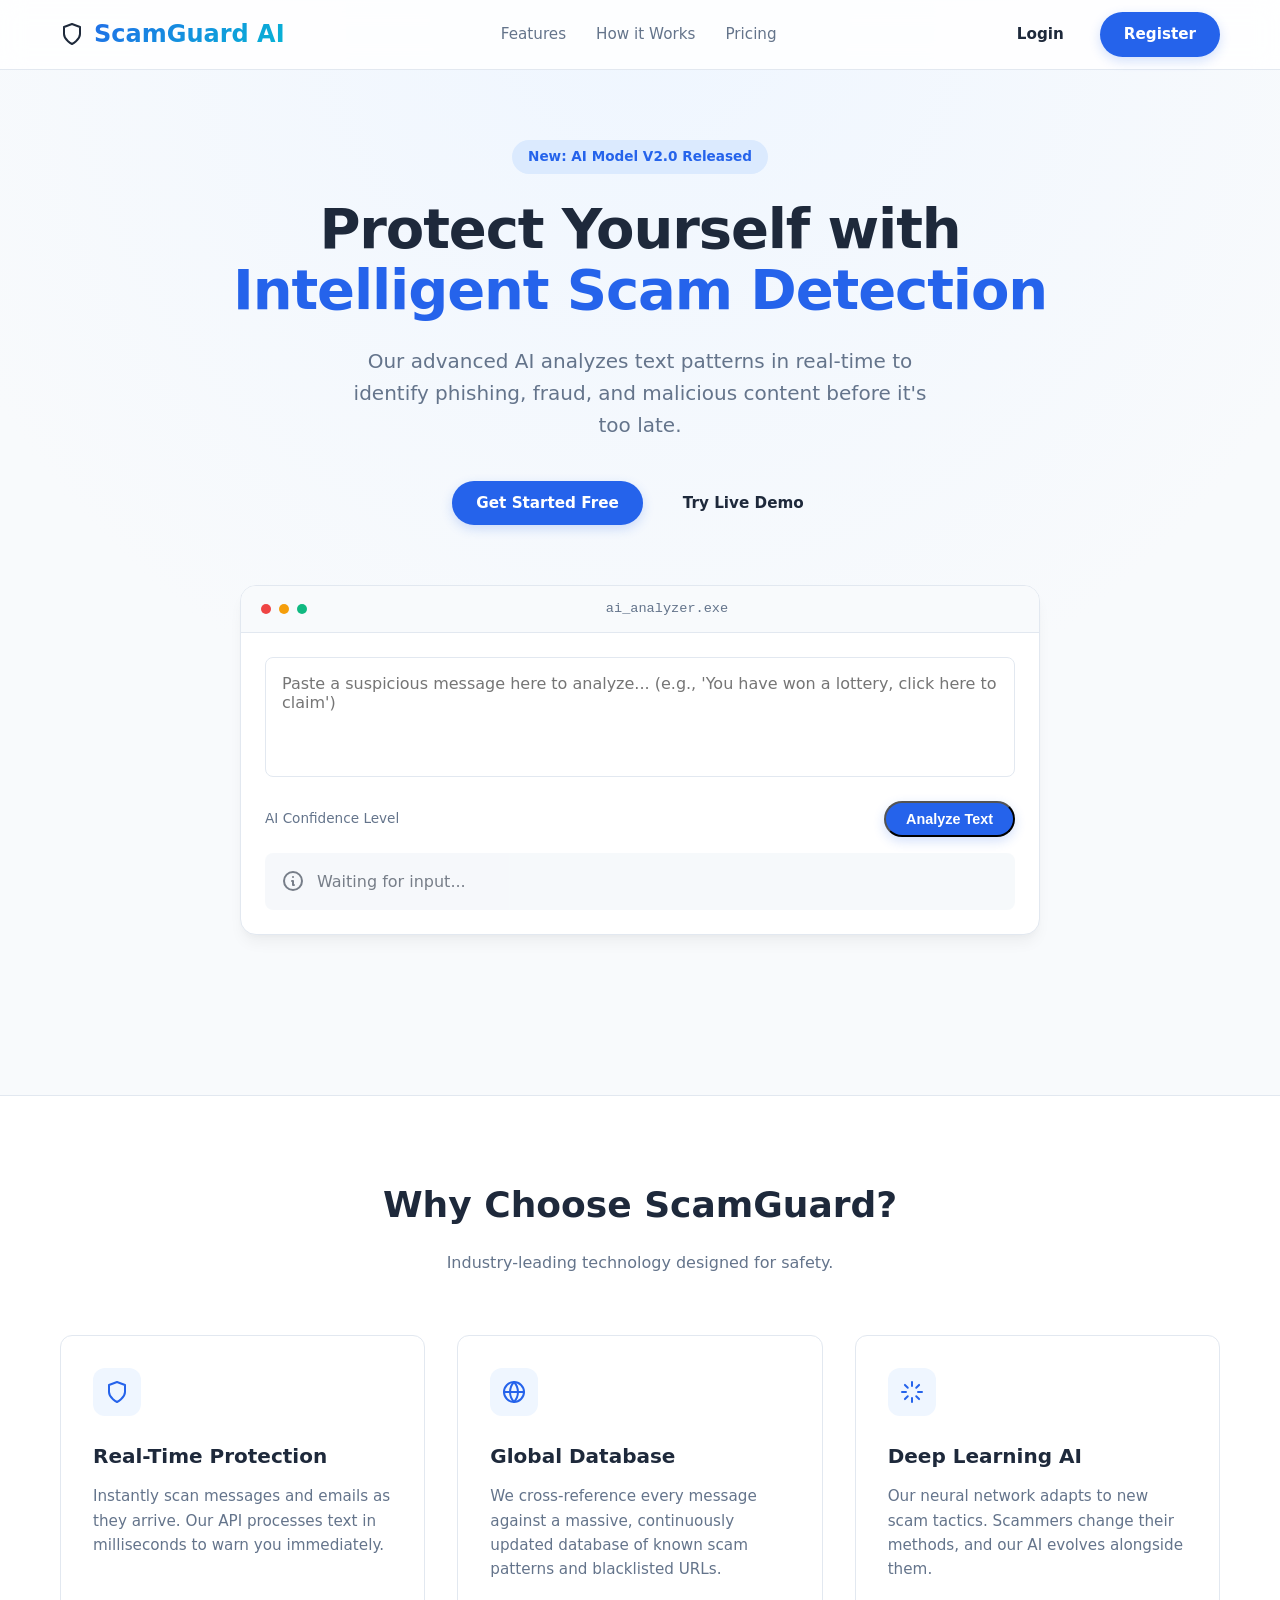
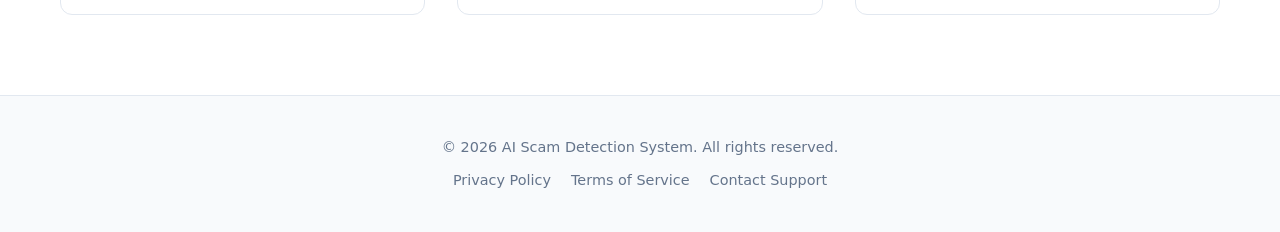
<file: home.html>
<!DOCTYPE html>
<html lang="en">
<head>
    <meta charset="UTF-8">
    <meta name="viewport" content="width=device-width, initial-scale=1.0">
    <title>Home - AI Scam Detection</title>
    <meta name="description" content="Advanced AI-powered scam detection system to keep your communications safe.">
    
    <style>
        /* --- CSS VARIABLES & RESET --- */
        :root {
            --primary: #2563eb;       /* Royal Blue */
            --primary-dark: #1e40af;
            --accent: #06b6d4;        /* Cyan */
            --text-main: #1e293b;     /* Slate 800 */
            --text-muted: #64748b;    /* Slate 500 */
            --bg-body: #f8fafc;       /* Very Light Slate */
            --bg-white: #ffffff;
            --border: #e2e8f0;
            --shadow-sm: 0 1px 3px rgba(0,0,0,0.05);
            --shadow-md: 0 4px 6px -1px rgba(0,0,0,0.05), 0 2px 4px -1px rgba(0,0,0,0.03);
            --shadow-lg: 0 10px 15px -3px rgba(0,0,0,0.05), 0 4px 6px -2px rgba(0,0,0,0.025);
            --radius: 12px;
            --font-family: 'Inter', system-ui, -apple-system, sans-serif;
            --max-width: 1200px;
        }

        * {
            margin: 0;
            padding: 0;
            box-sizing: border-box;
        }

        html {
            scroll-behavior: smooth;
        }

        body {
            font-family: var(--font-family);
            background-color: var(--bg-body);
            color: var(--text-main);
            line-height: 1.6;
            -webkit-font-smoothing: antialiased;
        }

        a {
            text-decoration: none;
            color: inherit;
            transition: all 0.2s ease;
        }

        ul {
            list-style: none;
        }

        /* --- NAVIGATION --- */
        .navbar {
            position: fixed;
            top: 0;
            left: 0;
            width: 100%;
            height: 70px;
            background: rgba(255, 255, 255, 0.85);
            backdrop-filter: blur(12px);
            -webkit-backdrop-filter: blur(12px);
            border-bottom: 1px solid var(--border);
            z-index: 1000;
            display: flex;
            align-items: center;
        }

        .nav-container {
            width: 100%;
            max-width: var(--max-width);
            margin: 0 auto;
            padding: 0 20px;
            display: flex;
            justify-content: space-between;
            align-items: center;
        }

        .logo {
            font-size: 1.5rem;
            font-weight: 700;
            background: linear-gradient(135deg, var(--primary), var(--accent));
            -webkit-background-clip: text;
            -webkit-text-fill-color: transparent;
            display: flex;
            align-items: center;
            gap: 10px;
        }

        .nav-links {
            display: flex;
            gap: 30px;
            align-items: center;
        }

        .nav-links a {
            font-weight: 500;
            color: var(--text-muted);
            font-size: 0.95rem;
        }

        .nav-links a:hover {
            color: var(--primary);
        }

        .auth-buttons {
            display: flex;
            gap: 12px;
        }

        .btn {
            display: inline-flex;
            align-items: center;
            justify-content: center;
            padding: 10px 24px;
            border-radius: 50px;
            font-weight: 600;
            font-size: 0.95rem;
            cursor: pointer;
            transition: all 0.3s cubic-bezier(0.4, 0, 0.2, 1);
        }

        .btn-ghost {
            color: var(--text-main);
            background: transparent;
        }

        .btn-ghost:hover {
            background: #f1f5f9;
        }

        .btn-primary {
            background: var(--primary);
            color: white;
            box-shadow: 0 4px 12px rgba(37, 99, 235, 0.2);
        }

        .btn-primary:hover {
            background: var(--primary-dark);
            transform: translateY(-1px);
            box-shadow: 0 6px 16px rgba(37, 99, 235, 0.3);
        }

        /* --- HERO SECTION --- */
        .hero {
            padding-top: 140px; /* Account for fixed nav */
            padding-bottom: 80px;
            text-align: center;
            background: radial-gradient(circle at 50% 0%, #eff6ff 0%, #f8fafc 60%);
        }

        .container {
            max-width: var(--max-width);
            margin: 0 auto;
            padding: 0 20px;
        }

        .badge {
            display: inline-block;
            padding: 6px 16px;
            background: #dbeafe;
            color: var(--primary);
            border-radius: 50px;
            font-size: 0.85rem;
            font-weight: 600;
            margin-bottom: 24px;
        }

        .hero h1 {
            font-size: 3.5rem;
            font-weight: 800;
            line-height: 1.1;
            letter-spacing: -0.02em;
            margin-bottom: 24px;
            color: var(--text-main);
        }

        .hero h1 span {
            color: var(--primary);
        }

        .hero p {
            font-size: 1.25rem;
            color: var(--text-muted);
            max-width: 600px;
            margin: 0 auto 40px;
        }

        .hero-actions {
            display: flex;
            gap: 16px;
            justify-content: center;
            margin-bottom: 60px;
        }

        /* --- DEMO PREVIEW SECTION --- */
        .demo-section {
            margin-bottom: 80px;
        }

        .demo-interface {
            background: var(--bg-white);
            border-radius: 16px;
            box-shadow: var(--shadow-lg);
            border: 1px solid var(--border);
            overflow: hidden;
            max-width: 800px;
            margin: 0 auto;
            display: flex;
            flex-direction: column;
        }

        .demo-header {
            background: #f8fafc;
            padding: 12px 20px;
            border-bottom: 1px solid var(--border);
            display: flex;
            align-items: center;
            gap: 8px;
        }

        .dot {
            width: 10px;
            height: 10px;
            border-radius: 50%;
        }
        .dot.red { background: #ef4444; }
        .dot.yellow { background: #f59e0b; }
        .dot.green { background: #10b981; }

        .demo-title {
            font-size: 0.85rem;
            color: var(--text-muted);
            font-family: monospace;
            margin-left: auto;
            margin-right: auto;
        }

        .demo-body {
            padding: 24px;
        }

        textarea {
            width: 100%;
            height: 120px;
            padding: 16px;
            border: 1px solid var(--border);
            border-radius: 8px;
            font-family: inherit;
            font-size: 1rem;
            resize: none;
            outline: none;
            margin-bottom: 16px;
            transition: border-color 0.2s;
        }

        textarea:focus {
            border-color: var(--primary);
            box-shadow: 0 0 0 3px rgba(37, 99, 235, 0.1);
        }

        .result-box {
            padding: 16px;
            border-radius: 8px;
            background: #f1f5f9;
            display: flex;
            align-items: center;
            gap: 12px;
            opacity: 0.6;
            transition: all 0.3s;
        }

        .result-box.active {
            opacity: 1;
        }

        .result-box.safe { background: #dcfce7; color: #166534; border: 1px solid #bbf7d0; }
        .result-box.danger { background: #fee2e2; color: #991b1b; border: 1px solid #fecaca; }
        
        .result-icon {
            width: 24px;
            height: 24px;
            flex-shrink: 0;
        }

        /* --- FEATURES GRID --- */
        .features {
            padding: 80px 0;
            background: var(--bg-white);
            border-top: 1px solid var(--border);
        }

        .section-header {
            text-align: center;
            margin-bottom: 60px;
        }

        .section-header h2 {
            font-size: 2.25rem;
            font-weight: 700;
            margin-bottom: 16px;
        }

        .grid {
            display: grid;
            grid-template-columns: repeat(auto-fit, minmax(300px, 1fr));
            gap: 32px;
        }

        .card {
            padding: 32px;
            border-radius: var(--radius);
            background: var(--bg-white);
            border: 1px solid var(--border);
            transition: all 0.3s ease;
        }

        .card:hover {
            transform: translateY(-5px);
            box-shadow: var(--shadow-md);
            border-color: var(--primary);
        }

        .icon-box {
            width: 48px;
            height: 48px;
            background: #eff6ff;
            color: var(--primary);
            border-radius: 12px;
            display: flex;
            align-items: center;
            justify-content: center;
            margin-bottom: 24px;
        }

        .card h3 {
            font-size: 1.25rem;
            margin-bottom: 12px;
            font-weight: 600;
        }

        .card p {
            color: var(--text-muted);
            font-size: 0.95rem;
        }

        /* --- FOOTER --- */
        footer {
            padding: 40px 0;
            text-align: center;
            color: var(--text-muted);
            font-size: 0.9rem;
            border-top: 1px solid var(--border);
        }

        /* --- RESPONSIVE --- */
        @media (max-width: 768px) {
            .hero h1 { font-size: 2.5rem; }
            .nav-links { display: none; } /* Simplified for mobile demo */
            .hero-actions { flex-direction: column; }
            .btn { width: 100%; }
        }
    </style>
</head>
<body>

    <!-- NAVIGATION -->
    <nav class="navbar">
        <div class="nav-container">
            <a href="#" class="logo">
                <svg width="24" height="24" viewBox="0 0 24 24" fill="none" stroke="currentColor" stroke-width="2" stroke-linecap="round" stroke-linejoin="round">
                    <path d="M12 22s8-4 8-10V5l-8-3-8 3v7c0 6 8 10 8 10z"></path>
                </svg>
                ScamGuard AI
            </a>
            
            <div class="nav-links">
                <a href="#features">Features</a>
                <a href="#how-it-works">How it Works</a>
                <a href="#pricing">Pricing</a>
            </div>

            <div class="auth-buttons">
                <!-- Assuming Flask routes as per user snippet -->
                <a href="/login" class="btn btn-ghost">Login</a>
                <a href="/register" class="btn btn-primary">Register</a>
            </div>
        </div>
    </nav>

    <!-- HERO SECTION -->
    <header class="hero">
        <div class="container">
            <span class="badge">New: AI Model V2.0 Released</span>
            <h1>Protect Yourself with<br><span>Intelligent Scam Detection</span></h1>
            <p>Our advanced AI analyzes text patterns in real-time to identify phishing, fraud, and malicious content before it's too late.</p>
            
            <div class="hero-actions">
                <a href="/register" class="btn btn-primary">Get Started Free</a>
                <a href="#demo" class="btn btn-ghost">Try Live Demo</a>
            </div>

            <!-- LIVE DEMO WIDGET -->
            <div class="demo-section" id="demo">
                <div class="demo-interface">
                    <div class="demo-header">
                        <div class="dot red"></div>
                        <div class="dot yellow"></div>
                        <div class="dot green"></div>
                        <span class="demo-title">ai_analyzer.exe</span>
                    </div>
                    <div class="demo-body">
                        <textarea id="scanInput" placeholder="Paste a suspicious message here to analyze... (e.g., 'You have won a lottery, click here to claim')"></textarea>
                        
                        <div style="display: flex; justify-content: space-between; align-items: center; margin-bottom: 16px;">
                            <span style="font-size: 0.85rem; color: var(--text-muted);">AI Confidence Level</span>
                            <button class="btn btn-primary" style="padding: 8px 20px; font-size: 0.9rem;" onclick="analyzeText()">Analyze Text</button>
                        </div>

                        <div id="resultBox" class="result-box">
                            <svg class="result-icon" fill="none" stroke="currentColor" viewBox="0 0 24 24"><path stroke-linecap="round" stroke-linejoin="round" stroke-width="2" d="M13 16h-1v-4h-1m1-4h.01M21 12a9 9 0 11-18 0 9 9 0 0118 0z"></path></svg>
                            <span id="resultText">Waiting for input...</span>
                        </div>
                    </div>
                </div>
            </div>
        </div>
    </header>

    <!-- FEATURES SECTION -->
    <section class="features" id="features">
        <div class="container">
            <div class="section-header">
                <h2>Why Choose ScamGuard?</h2>
                <p style="color: var(--text-muted);">Industry-leading technology designed for safety.</p>
            </div>

            <div class="grid">
                <!-- Feature 1 -->
                <div class="card">
                    <div class="icon-box">
                        <svg width="24" height="24" viewBox="0 0 24 24" fill="none" stroke="currentColor" stroke-width="2" stroke-linecap="round" stroke-linejoin="round"><path d="M12 22s8-4 8-10V5l-8-3-8 3v7c0 6 8 10 8 10z"></path></svg>
                    </div>
                    <h3>Real-Time Protection</h3>
                    <p>Instantly scan messages and emails as they arrive. Our API processes text in milliseconds to warn you immediately.</p>
                </div>

                <!-- Feature 2 -->
                <div class="card">
                    <div class="icon-box">
                        <svg width="24" height="24" viewBox="0 0 24 24" fill="none" stroke="currentColor" stroke-width="2" stroke-linecap="round" stroke-linejoin="round"><circle cx="12" cy="12" r="10"></circle><line x1="2" y1="12" x2="22" y2="12"></line><path d="M12 2a15.3 15.3 0 0 1 4 10 15.3 15.3 0 0 1-4 10 15.3 15.3 0 0 1-4-10 15.3 15.3 0 0 1 4-10z"></path></svg>
                    </div>
                    <h3>Global Database</h3>
                    <p>We cross-reference every message against a massive, continuously updated database of known scam patterns and blacklisted URLs.</p>
                </div>

                <!-- Feature 3 -->
                <div class="card">
                    <div class="icon-box">
                        <svg width="24" height="24" viewBox="0 0 24 24" fill="none" stroke="currentColor" stroke-width="2" stroke-linecap="round" stroke-linejoin="round"><path d="M12 2v4M12 18v4M4.93 4.93l2.83 2.83M16.24 16.24l2.83 2.83M2 12h4M18 12h4M4.93 19.07l2.83-2.83M16.24 7.76l2.83-2.83"></path></svg>
                    </div>
                    <h3>Deep Learning AI</h3>
                    <p>Our neural network adapts to new scam tactics. Scammers change their methods, and our AI evolves alongside them.</p>
                </div>
            </div>
        </div>
    </section>

    <!-- FOOTER -->
    <footer>
        <div class="container">
            <p>&copy; 2026 AI Scam Detection System. All rights reserved.</p>
            <div style="margin-top: 10px; display: flex; gap: 20px; justify-content: center;">
                <a href="#">Privacy Policy</a>
                <a href="#">Terms of Service</a>
                <a href="#">Contact Support</a>
            </div>
        </div>
    </footer>

    <!-- INTERACTIVE SCRIPT (For Showcase Purposes) -->
    <script>
        function analyzeText() {
            const input = document.getElementById('scanInput').value.toLowerCase();
            const resultBox = document.getElementById('resultBox');
            const resultText = document.getElementById('resultText');
            const btn = document.querySelector('.demo-body .btn-primary');

            if(!input.trim()) {
                resultBox.className = 'result-box';
                resultText.textContent = "Please enter text to analyze.";
                return;
            }

            // Simulate loading state
            const originalBtnText = btn.textContent;
            btn.textContent = "Scanning...";
            btn.disabled = true;
            resultBox.className = 'result-box';
            resultText.textContent = "Analyzing semantic patterns...";

            setTimeout(() => {
                btn.textContent = originalBtnText;
                btn.disabled = false;
                resultBox.classList.add('active');

                // Simple heuristic for the demo
                const scamKeywords = ['won', 'lottery', 'prize', 'click here', 'verify', 'account', 'suspended', 'urgent', 'bitcoin', 'crypto', 'bank', 'password'];
                const foundScam = scamKeywords.some(keyword => input.includes(keyword));

                if (foundScam) {
                    resultBox.className = 'result-box danger active';
                    resultBox.innerHTML = `
                        <svg class="result-icon" fill="none" stroke="currentColor" viewBox="0 0 24 24"><path stroke-linecap="round" stroke-linejoin="round" stroke-width="2" d="M12 9v2m0 4h.01m-6.938 4h13.856c1.54 0 2.502-1.667 1.732-3L13.732 4c-.77-1.333-2.694-1.333-3.464 0L3.34 16c-.77 1.333.192 3 1.732 3z"></path></svg>
                        <span><strong>Warning:</strong> This text contains scam indicators.</span>
                    `;
                } else {
                    resultBox.className = 'result-box safe active';
                    resultBox.innerHTML = `
                        <svg class="result-icon" fill="none" stroke="currentColor" viewBox="0 0 24 24"><path stroke-linecap="round" stroke-linejoin="round" stroke-width="2" d="M9 12l2 2 4-4m6 2a9 9 0 11-18 0 9 9 0 0118 0z"></path></svg>
                        <span><strong>Safety Check:</strong> No immediate threats detected.</span>
                    `;
                }
            }, 1000);
        }
    </script>
</body>
</html>
</file>
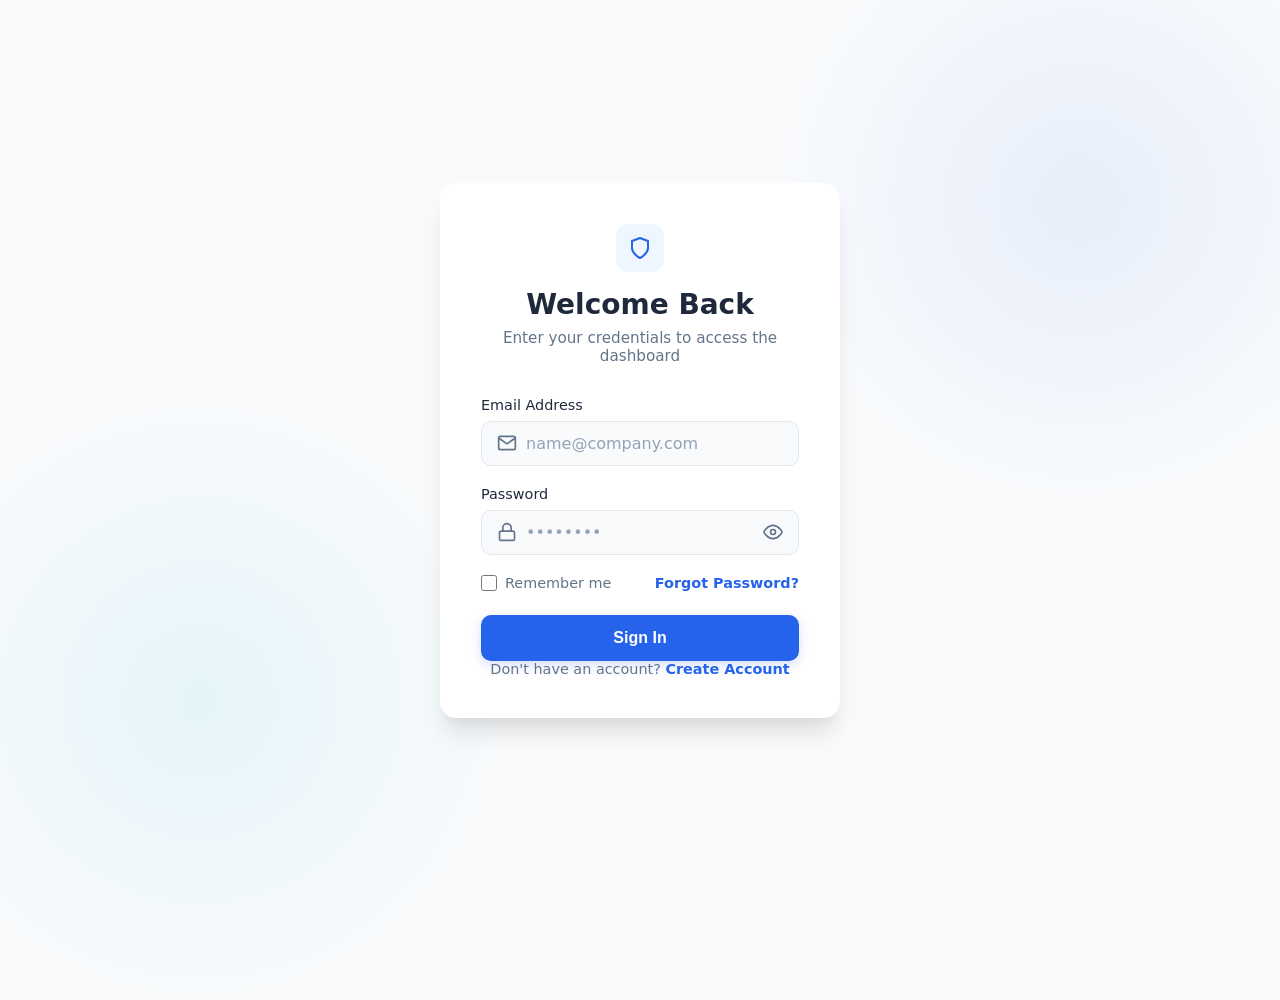
<file: login.html>
<!DOCTYPE html>
<html lang="en">
<head>
    <meta charset="UTF-8">
    <meta name="viewport" content="width=device-width, initial-scale=1.0">
    <title>Login - AI Scam Detection</title>
    
    <!-- Keeping your Flask link, but commenting it out so the internal CSS takes precedence for preview -->
    <!-- <link rel="stylesheet" href="{{ url_for('static', filename='style.css') }}"> -->
    
    <style>
        /* --- CSS VARIABLES & RESET --- */
        :root {
            --primary: #2563eb;       /* Royal Blue */
            --primary-hover: #1d4ed8;
            --text-main: #1e293b;     /* Slate 800 */
            --text-muted: #64748b;    /* Slate 500 */
            --bg-body: #f8fafc;       /* Very Light Slate */
            --bg-white: #ffffff;
            --border: #e2e8f0;
            --input-bg: #f8fafc;
            --shadow-sm: 0 1px 2px 0 rgba(0, 0, 0, 0.05);
            --shadow-xl: 0 20px 25px -5px rgba(0, 0, 0, 0.1), 0 10px 10px -5px rgba(0, 0, 0, 0.04);
            --radius: 16px;
            --font-family: 'Inter', system-ui, -apple-system, sans-serif;
            --transition: all 0.2s ease;
        }

        * {
            margin: 0;
            padding: 0;
            box-sizing: border-box;
        }

        body {
            font-family: var(--font-family);
            background-color: var(--bg-body);
            color: var(--text-main);
            min-height: 100vh;
            display: flex;
            align-items: center;
            justify-content: center;
            position: relative;
            overflow-x: hidden;
        }

        /* --- BACKGROUND DECORATION --- */
        .bg-decoration {
            position: absolute;
            width: 600px;
            height: 600px;
            background: radial-gradient(circle, rgba(37,99,235,0.08) 0%, rgba(255,255,255,0) 70%);
            top: -100px;
            right: -100px;
            z-index: 0;
            pointer-events: none;
        }

        .bg-decoration.bottom {
            top: auto;
            bottom: -100px;
            right: auto;
            left: -100px;
            background: radial-gradient(circle, rgba(6,182,212,0.08) 0%, rgba(255,255,255,0) 70%);
        }

        /* --- LOGIN CARD --- */
        .login-wrapper {
            width: 100%;
            max-width: 440px;
            padding: 20px;
            z-index: 1;
        }

        .login-card {
            background: var(--bg-white);
            border-radius: var(--radius);
            box-shadow: var(--shadow-xl);
            padding: 40px;
            border: 1px solid white;
        }

        .header {
            text-align: center;
            margin-bottom: 32px;
        }

        .logo {
            display: inline-flex;
            align-items: center;
            justify-content: center;
            width: 48px;
            height: 48px;
            background: #eff6ff;
            color: var(--primary);
            border-radius: 12px;
            margin-bottom: 16px;
        }

        .header h2 {
            font-size: 1.75rem;
            font-weight: 700;
            margin-bottom: 8px;
            color: var(--text-main);
        }

        .header p {
            color: var(--text-muted);
            font-size: 0.95rem;
        }

        /* --- FORM ELEMENTS --- */
        .form-group {
            margin-bottom: 20px;
        }

        .label {
            display: block;
            font-size: 0.9rem;
            font-weight: 500;
            margin-bottom: 8px;
            color: var(--text-main);
        }

        .input-wrapper {
            position: relative;
        }

        .input-icon {
            position: absolute;
            left: 16px;
            top: 50%;
            transform: translateY(-50%);
            color: var(--text-muted);
            width: 20px;
            height: 20px;
            pointer-events: none;
        }

        .input-field {
            width: 100%;
            padding: 12px 16px 12px 44px; /* Left padding for icon */
            font-size: 1rem;
            border: 1px solid var(--border);
            border-radius: 10px;
            background-color: var(--input-bg);
            transition: var(--transition);
            font-family: inherit;
            outline: none;
            color: var(--text-main);
        }

        .input-field::placeholder {
            color: #94a3b8;
        }

        .input-field:focus {
            background-color: #fff;
            border-color: var(--primary);
            box-shadow: 0 0 0 3px rgba(37, 99, 235, 0.1);
        }

        /* Password Toggle */
        .toggle-password {
            position: absolute;
            right: 16px;
            top: 50%;
            transform: translateY(-50%);
            color: var(--text-muted);
            cursor: pointer;
            background: none;
            border: none;
            padding: 0;
            display: flex;
            align-items: center;
        }

        .toggle-password:hover {
            color: var(--text-main);
        }

        /* Actions Row */
        .form-actions {
            display: flex;
            justify-content: space-between;
            align-items: center;
            margin-bottom: 24px;
            font-size: 0.9rem;
        }

        .checkbox-wrapper {
            display: flex;
            align-items: center;
            gap: 8px;
            cursor: pointer;
            color: var(--text-muted);
        }

        .checkbox-wrapper input {
            accent-color: var(--primary);
            width: 16px;
            height: 16px;
        }

        .forgot-link {
            color: var(--primary);
            font-weight: 600;
            text-decoration: none;
        }

        .forgot-link:hover {
            text-decoration: underline;
        }

        /* Buttons */
        .btn {
            width: 100%;
            padding: 14px;
            border: none;
            border-radius: 10px;
            font-size: 1rem;
            font-weight: 600;
            cursor: pointer;
            transition: var(--transition);
            display: flex;
            align-items: center;
            justify-content: center;
            gap: 8px;
        }

        .btn-primary {
            background-color: var(--primary);
            color: white;
            box-shadow: 0 4px 12px rgba(37, 99, 235, 0.2);
        }

        .btn-primary:hover {
            background-color: var(--primary-hover);
            transform: translateY(-1px);
            box-shadow: 0 6px 16px rgba(37, 99, 235, 0.3);
        }

        .btn-primary:active {
            transform: translateY(0);
        }

        /* Divider */
        .divider {
            display: flex;
            align-items: center;
            text-align: center;
            margin: 24px 0;
            color: var(--text-muted);
            font-size: 0.85rem;
        }

        .divider::before,
        .divider::after {
            content: '';
            flex: 1;
            border-bottom: 1px solid var(--border);
        }

        .divider span {
            padding: 0 12px;
        }

        /* Social Login */
        .social-login {
            display: grid;
            grid-template-columns: 1fr 1fr;
            gap: 12px;
            margin-bottom: 24px;
        }

        .btn-social {
            background: white;
            border: 1px solid var(--border);
            color: var(--text-main);
            padding: 10px;
            border-radius: 10px;
            font-size: 0.9rem;
        }

        .btn-social:hover {
            background-color: #f8fafc;
            border-color: #cbd5e1;
        }

        .btn-social svg {
            width: 20px;
            height: 20px;
        }

        /* Footer */
        .footer-text {
            text-align: center;
            font-size: 0.9rem;
            color: var(--text-muted);
        }

        .footer-text a {
            color: var(--primary);
            font-weight: 600;
            text-decoration: none;
        }

        /* Loading Spinner */
        .spinner {
            width: 20px;
            height: 20px;
            border: 2px solid #ffffff;
            border-top-color: transparent;
            border-radius: 50%;
            animation: spin 0.8s linear infinite;
            display: none;
        }

        @keyframes spin {
            to { transform: rotate(360deg); }
        }

        /* Responsive */
        @media (max-width: 480px) {
            .login-card {
                padding: 24px;
            }
        }
    </style>
</head>
<body>

    <!-- Decorative Backgrounds -->
    <div class="bg-decoration"></div>
    <div class="bg-decoration bottom"></div>

    <div class="login-wrapper">
        <div class="login-card">
            
            <!-- Logo & Header -->
            <div class="header">
                <div class="logo">
                    <svg width="24" height="24" viewBox="0 0 24 24" fill="none" stroke="currentColor" stroke-width="2" stroke-linecap="round" stroke-linejoin="round">
                        <path d="M12 22s8-4 8-10V5l-8-3-8 3v7c0 6 8 10 8 10z"></path>
                    </svg>
                </div>
                <h2>Welcome Back</h2>
                <p>Enter your credentials to access the dashboard</p>
            </div>

            <!-- Login Form -->
            <!-- Added ID for JS handling, kept method="POST" for Flask compatibility -->
            <form id="loginForm" method="POST" action="/login">
                
                <div class="form-group">
                    <label class="label" for="email">Email Address</label>
                    <div class="input-wrapper">
                        <!-- Mail Icon -->
                        <svg class="input-icon" viewBox="0 0 24 24" fill="none" stroke="currentColor" stroke-width="2" stroke-linecap="round" stroke-linejoin="round">
                            <path d="M4 4h16c1.1 0 2 .9 2 2v12c0 1.1-.9 2-2 2H4c-1.1 0-2-.9-2-2V6c0-1.1.9-2 2-2z"></path>
                            <polyline points="22,6 12,13 2,6"></polyline>
                        </svg>
                        <input type="email" id="email" name="email" class="input-field" placeholder="name@company.com" required>
                    </div>
                </div>

                <div class="form-group">
                    <label class="label" for="password">Password</label>
                    <div class="input-wrapper">
                        <!-- Lock Icon -->
                        <svg class="input-icon" viewBox="0 0 24 24" fill="none" stroke="currentColor" stroke-width="2" stroke-linecap="round" stroke-linejoin="round">
                            <rect x="3" y="11" width="18" height="11" rx="2" ry="2"></rect>
                            <path d="M7 11V7a5 5 0 0 1 10 0v4"></path>
                        </svg>
                        <input type="password" id="password" name="password" class="input-field" placeholder="••••••••" required>
                        
                        <!-- Eye Toggle Icon -->
                        <button type="button" class="toggle-password" onclick="togglePassword()">
                            <svg id="eyeIcon" width="20" height="20" viewBox="0 0 24 24" fill="none" stroke="currentColor" stroke-width="2" stroke-linecap="round" stroke-linejoin="round">
                                <path d="M1 12s4-8 11-8 11 8 11 8-4 8-11 8-11-8-11-8z"></path>
                                <circle cx="12" cy="12" r="3"></circle>
                            </svg>
                        </button>
                    </div>
                </div>

                <!-- Remember & Forgot -->
                <div class="form-actions">
                    <label class="checkbox-wrapper">
                        <input type="checkbox" name="remember">
                        <span>Remember me</span>
                    </label>
                    <a href="#" class="forgot-link">Forgot Password?</a>
                </div>

                <!-- Submit Button -->
                <button type="submit" class="btn btn-primary" id="submitBtn">
                    <span class="btn-text">Sign In</span>
                    <div class="spinner"></div>
                </button>
            </form>
            

            <!-- Register Link -->
            <p class="footer-text">
                Don't have an account? <a href="/register">Create Account</a>
            </p>
        </div>
    </div>

    <!-- Internal JavaScript for Interaction -->
    <script>
        // Toggle Password Visibility
        function togglePassword() {
            const passwordInput = document.getElementById('password');
            const eyeIcon = document.getElementById('eyeIcon');
            
            if (passwordInput.type === 'password') {
                passwordInput.type = 'text';
                // Change icon to 'eye-off'
                eyeIcon.innerHTML = `<path d="M17.94 17.94A10.07 10.07 0 0 1 12 20c-7 0-11-8-11-8a18.45 18.45 0 0 1 5.06-5.94M1 1l22 22"></path>`;
            } else {
                passwordInput.type = 'password';
                // Change icon back to 'eye'
                eyeIcon.innerHTML = `<path d="M1 12s4-8 11-8 11 8 11 8-4 8-11 8-11-8-11-8z"></path><circle cx="12" cy="12" r="3"></circle>`;
            }
        }

        // Simulate Form Submission Loading State
        document.getElementById('loginForm').addEventListener('submit', function(e) {
            // If you want to prevent actual submission for the demo:
            // e.preventDefault(); 
            // Remove the line above to let it submit to Flask normally.

            const btn = document.getElementById('submitBtn');
            const btnText = btn.querySelector('.btn-text');
            const spinner = btn.querySelector('.spinner');

            // Show loading state
            btnText.style.display = 'none';
            spinner.style.display = 'block';
            btn.style.pointerEvents = 'none'; // Prevent double click
            btn.style.opacity = '0.8';
        });
    </script>
</body>
</html>
</file>
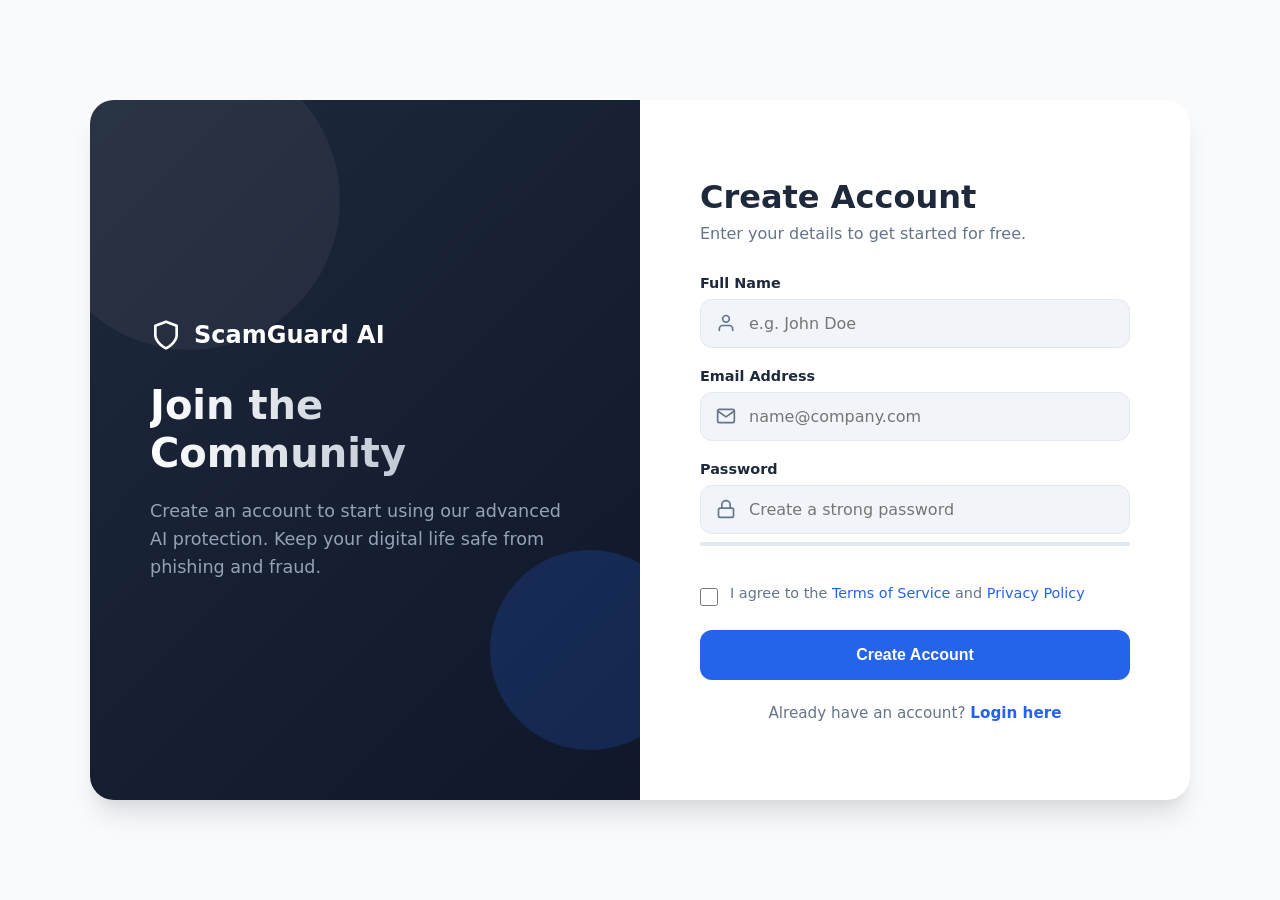
<file: register.html>
<!DOCTYPE html>
<html lang="en">
<head>
    <meta charset="UTF-8">
    <meta name="viewport" content="width=device-width, initial-scale=1.0">
    <title>Register - AI Scam Detection</title>
    
    <!-- Flask Stylesheet -->
    <!-- <link rel="stylesheet" href="{{ url_for('static', filename='style.css') }}"> -->
    
    <style>
        /* --- CSS VARIABLES & RESET --- */
        :root {
            --primary: #2563eb;       /* Royal Blue */
            --primary-hover: #1d4ed8;
            --accent: #06b6d4;        /* Cyan */
            --text-main: #1e293b;
            --text-muted: #64748b;
            --bg-light: #f8fafc;
            --bg-white: #ffffff;
            --border: #e2e8f0;
            --input-bg: #f1f5f9;
            --shadow-xl: 0 20px 25px -5px rgba(0, 0, 0, 0.1), 0 10px 10px -5px rgba(0, 0, 0, 0.04);
            --radius: 16px;
            --font-family: 'Inter', system-ui, -apple-system, sans-serif;
        }

        * {
            margin: 0;
            padding: 0;
            box-sizing: border-box;
        }

        body {
            font-family: var(--font-family);
            background-color: var(--bg-light);
            color: var(--text-main);
            min-height: 100vh;
            display: flex;
            align-items: center;
            justify-content: center;
        }

        /* --- SPLIT LAYOUT CONTAINER --- */
        .auth-container {
            display: flex;
            width: 100%;
            max-width: 1100px;
            min-height: 700px;
            background: var(--bg-white);
            border-radius: 24px;
            box-shadow: var(--shadow-xl);
            overflow: hidden;
            margin: 20px;
        }

        /* --- LEFT SIDE: BRANDING --- */
        .brand-section {
            flex: 1;
            background: linear-gradient(135deg, #1e293b 0%, #0f172a 100%);
            color: white;
            padding: 60px;
            display: flex;
            flex-direction: column;
            justify-content: center;
            position: relative;
            overflow: hidden;
        }

        /* Abstract background shapes */
        .circle {
            position: absolute;
            border-radius: 50%;
            background: rgba(255, 255, 255, 0.05);
        }
        .c1 { width: 300px; height: 300px; top: -50px; left: -50px; }
        .c2 { width: 200px; height: 200px; bottom: 50px; right: -50px; background: rgba(37, 99, 235, 0.2); }

        .brand-content {
            position: relative;
            z-index: 2;
        }

        .brand-logo {
            display: inline-flex;
            align-items: center;
            gap: 12px;
            font-size: 1.5rem;
            font-weight: 700;
            margin-bottom: 30px;
            color: white;
        }

        .brand-text h2 {
            font-size: 2.5rem;
            line-height: 1.2;
            margin-bottom: 20px;
            background: linear-gradient(to right, #fff, #94a3b8);
            -webkit-background-clip: text;
            -webkit-text-fill-color: transparent;
        }

        .brand-text p {
            font-size: 1.1rem;
            color: #94a3b8;
            line-height: 1.6;
        }

        /* --- RIGHT SIDE: FORM --- */
        .form-section {
            flex: 1;
            padding: 60px;
            display: flex;
            flex-direction: column;
            justify-content: center;
            overflow-y: auto;
        }

        .form-header {
            margin-bottom: 32px;
        }

        .form-header h2 {
            font-size: 2rem;
            font-weight: 700;
            margin-bottom: 8px;
        }

        .form-header p {
            color: var(--text-muted);
        }

        /* Form Elements */
        .form-group {
            margin-bottom: 20px;
        }

        .form-label {
            display: block;
            font-size: 0.9rem;
            font-weight: 600;
            margin-bottom: 8px;
            color: var(--text-main);
        }

        .input-group {
            position: relative;
        }

        .input-icon {
            position: absolute;
            left: 16px;
            top: 50%;
            transform: translateY(-50%);
            color: var(--text-muted);
            width: 20px;
            height: 20px;
        }

        .form-input {
            width: 100%;
            padding: 14px 16px 14px 48px;
            font-size: 1rem;
            border: 1px solid var(--border);
            border-radius: 12px;
            background-color: var(--input-bg);
            transition: all 0.2s;
            font-family: inherit;
        }

        .form-input:focus {
            outline: none;
            background-color: white;
            border-color: var(--primary);
            box-shadow: 0 0 0 4px rgba(37, 99, 235, 0.1);
        }

        /* Password Strength Meter */
        .strength-meter {
            height: 4px;
            background: #e2e8f0;
            border-radius: 2px;
            margin-top: 8px;
            overflow: hidden;
            display: flex;
        }

        .strength-bar {
            height: 100%;
            width: 0%;
            transition: width 0.3s ease, background-color 0.3s ease;
        }

        .strength-text {
            font-size: 0.8rem;
            margin-top: 4px;
            text-align: right;
            color: var(--text-muted);
            min-height: 1.2em;
        }

        /* Checkbox */
        .checkbox-group {
            display: flex;
            align-items: flex-start;
            gap: 12px;
            margin-bottom: 24px;
            font-size: 0.9rem;
            color: var(--text-muted);
        }

        .checkbox-group input {
            width: 18px;
            height: 18px;
            margin-top: 3px;
            accent-color: var(--primary);
        }

        .checkbox-group a {
            color: var(--primary);
            text-decoration: none;
            font-weight: 500;
        }

        /* Submit Button */
        .btn-submit {
            width: 100%;
            padding: 16px;
            background: var(--primary);
            color: white;
            border: none;
            border-radius: 12px;
            font-size: 1rem;
            font-weight: 600;
            cursor: pointer;
            transition: all 0.2s;
            display: flex;
            justify-content: center;
            align-items: center;
            gap: 10px;
        }

        .btn-submit:hover {
            background: var(--primary-hover);
            transform: translateY(-1px);
            box-shadow: 0 4px 12px rgba(37, 99, 235, 0.25);
        }

        .btn-submit:disabled {
            background: #94a3b8;
            cursor: not-allowed;
            transform: none;
        }

        /* Footer Link */
        .form-footer {
            margin-top: 24px;
            text-align: center;
            font-size: 0.95rem;
            color: var(--text-muted);
        }

        .form-footer a {
            color: var(--primary);
            text-decoration: none;
            font-weight: 600;
        }

        .form-footer a:hover {
            text-decoration: underline;
        }

        /* Responsive */
        @media (max-width: 900px) {
            .auth-container {
                flex-direction: column;
                margin: 0;
                border-radius: 0;
                min-height: 100vh;
                box-shadow: none;
            }
            .brand-section {
                padding: 40px;
                min-height: 250px;
            }
            .form-section {
                padding: 40px 24px;
            }
            .brand-text h2 { font-size: 2rem; }
        }
    </style>
</head>
<body>

    <div class="auth-container">
        
        <!-- LEFT SIDE: BRANDING -->
        <div class="brand-section">
            <div class="circle c1"></div>
            <div class="circle c2"></div>
            
            <div class="brand-content">
                <div class="brand-logo">
                    <svg width="32" height="32" viewBox="0 0 24 24" fill="none" stroke="currentColor" stroke-width="2" stroke-linecap="round" stroke-linejoin="round">
                        <path d="M12 22s8-4 8-10V5l-8-3-8 3v7c0 6 8 10 8 10z"></path>
                    </svg>
                    ScamGuard AI
                </div>
                <div class="brand-text">
                    <h2>Join the Community</h2>
                    <p>Create an account to start using our advanced AI protection. Keep your digital life safe from phishing and fraud.</p>
                </div>
            </div>
        </div>

        <!-- RIGHT SIDE: FORM -->
        <div class="form-section">
            <div class="form-header">
                <h2>Create Account</h2>
                <p>Enter your details to get started for free.</p>
            </div>

            <!-- Registration Form -->
            <!-- Added ID for JS, kept method/fields for Flask -->
            <form id="registerForm" method="POST" action="/register">
                
                <!-- Name Input -->
                <div class="form-group">
                    <label class="form-label" for="name">Full Name</label>
                    <div class="input-group">
                        <svg class="input-icon" viewBox="0 0 24 24" fill="none" stroke="currentColor" stroke-width="2" stroke-linecap="round" stroke-linejoin="round">
                            <path d="M20 21v-2a4 4 0 0 0-4-4H8a4 4 0 0 0-4 4v2"></path>
                            <circle cx="12" cy="7" r="4"></circle>
                        </svg>
                        <input type="text" id="name" name="name" class="form-input" placeholder="e.g. John Doe" required>
                    </div>
                </div>

                <!-- Email Input -->
                <div class="form-group">
                    <label class="form-label" for="email">Email Address</label>
                    <div class="input-group">
                        <svg class="input-icon" viewBox="0 0 24 24" fill="none" stroke="currentColor" stroke-width="2" stroke-linecap="round" stroke-linejoin="round">
                            <path d="M4 4h16c1.1 0 2 .9 2 2v12c0 1.1-.9 2-2 2H4c-1.1 0-2-.9-2-2V6c0-1.1.9-2 2-2z"></path>
                            <polyline points="22,6 12,13 2,6"></polyline>
                        </svg>
                        <input type="email" id="email" name="email" class="form-input" placeholder="name@company.com" required>
                    </div>
                </div>

                <!-- Password Input -->
                <div class="form-group">
                    <label class="form-label" for="password">Password</label>
                    <div class="input-group">
                        <svg class="input-icon" viewBox="0 0 24 24" fill="none" stroke="currentColor" stroke-width="2" stroke-linecap="round" stroke-linejoin="round">
                            <rect x="3" y="11" width="18" height="11" rx="2" ry="2"></rect>
                            <path d="M7 11V7a5 5 0 0 1 10 0v4"></path>
                        </svg>
                        <input type="password" id="password" name="password" class="form-input" placeholder="Create a strong password" required onkeyup="checkStrength()">
                    </div>
                    <!-- Strength Meter -->
                    <div class="strength-meter">
                        <div id="strengthBar" class="strength-bar"></div>
                    </div>
                    <div id="strengthText" class="strength-text"></div>
                </div>

                <!-- Terms & Conditions -->
                <div class="checkbox-group">
                    <input type="checkbox" id="terms" required>
                    <label for="terms">
                        I agree to the <a href="#">Terms of Service</a> and <a href="#">Privacy Policy</a>
                    </label>
                </div>

                <!-- Submit Button -->
                <button type="submit" class="btn-submit" id="submitBtn">
                    <span class="btn-text">Create Account</span>
                    <!-- Simple SVG Spinner (Hidden by default) -->
                    <svg class="spinner" width="20" height="20" viewBox="0 0 24 24" fill="none" stroke="currentColor" stroke-width="3" stroke-linecap="round" stroke-linejoin="round" style="display:none; animation: spin 1s linear infinite;">
                        <path d="M21 12a9 9 0 1 1-6.219-8.56"></path>
                    </svg>
                </button>
            </form>

            <div class="form-footer">
                Already have an account? <a href="/login">Login here</a>
            </div>
        </div>
    </div>

    <style>
        @keyframes spin { 100% { transform: rotate(360deg); } }
    </style>

    <script>
        // Password Strength Logic
        function checkStrength() {
            const input = document.getElementById('password');
            const bar = document.getElementById('strengthBar');
            const text = document.getElementById('strengthText');
            const val = input.value;
            
            let strength = 0;
            
            if (val.length > 5) strength += 1;
            if (val.length > 7) strength += 1;
            if (/[A-Z]/.test(val)) strength += 1;
            if (/[0-9]/.test(val)) strength += 1;
            if (/[^A-Za-z0-9]/.test(val)) strength += 1;

            let color = '#e2e8f0';
            let width = '0%';
            let message = '';

            switch(strength) {
                case 0:
                case 1:
                    color = '#ef4444'; // Red
                    width = '20%';
                    message = 'Weak';
                    break;
                case 2:
                    color = '#f59e0b'; // Orange
                    width = '40%';
                    message = 'Fair';
                    break;
                case 3:
                    color = '#f59e0b'; // Orange
                    width = '60%';
                    message = 'Good';
                    break;
                case 4:
                    color = '#10b981'; // Green
                    width = '80%';
                    message = 'Strong';
                    break;
                case 5:
                    color = '#059669'; // Dark Green
                    width = '100%';
                    message = 'Excellent';
                    break;
            }

            if (val.length === 0) {
                width = '0%';
                message = '';
            }

            bar.style.width = width;
            bar.style.backgroundColor = color;
            text.textContent = message;
            text.style.color = color;
        }

        // Form Submission Loading State
        document.getElementById('registerForm').addEventListener('submit', function(e) {
            const btn = document.getElementById('submitBtn');
            const btnText = btn.querySelector('.btn-text');
            const spinner = btn.querySelector('.spinner');
            
            // UI Feedback
            btnText.style.display = 'none';
            spinner.style.display = 'block';
            btn.disabled = true;
            btn.style.opacity = '0.7';
        });
    </script>
</body>
</html>
</file>
